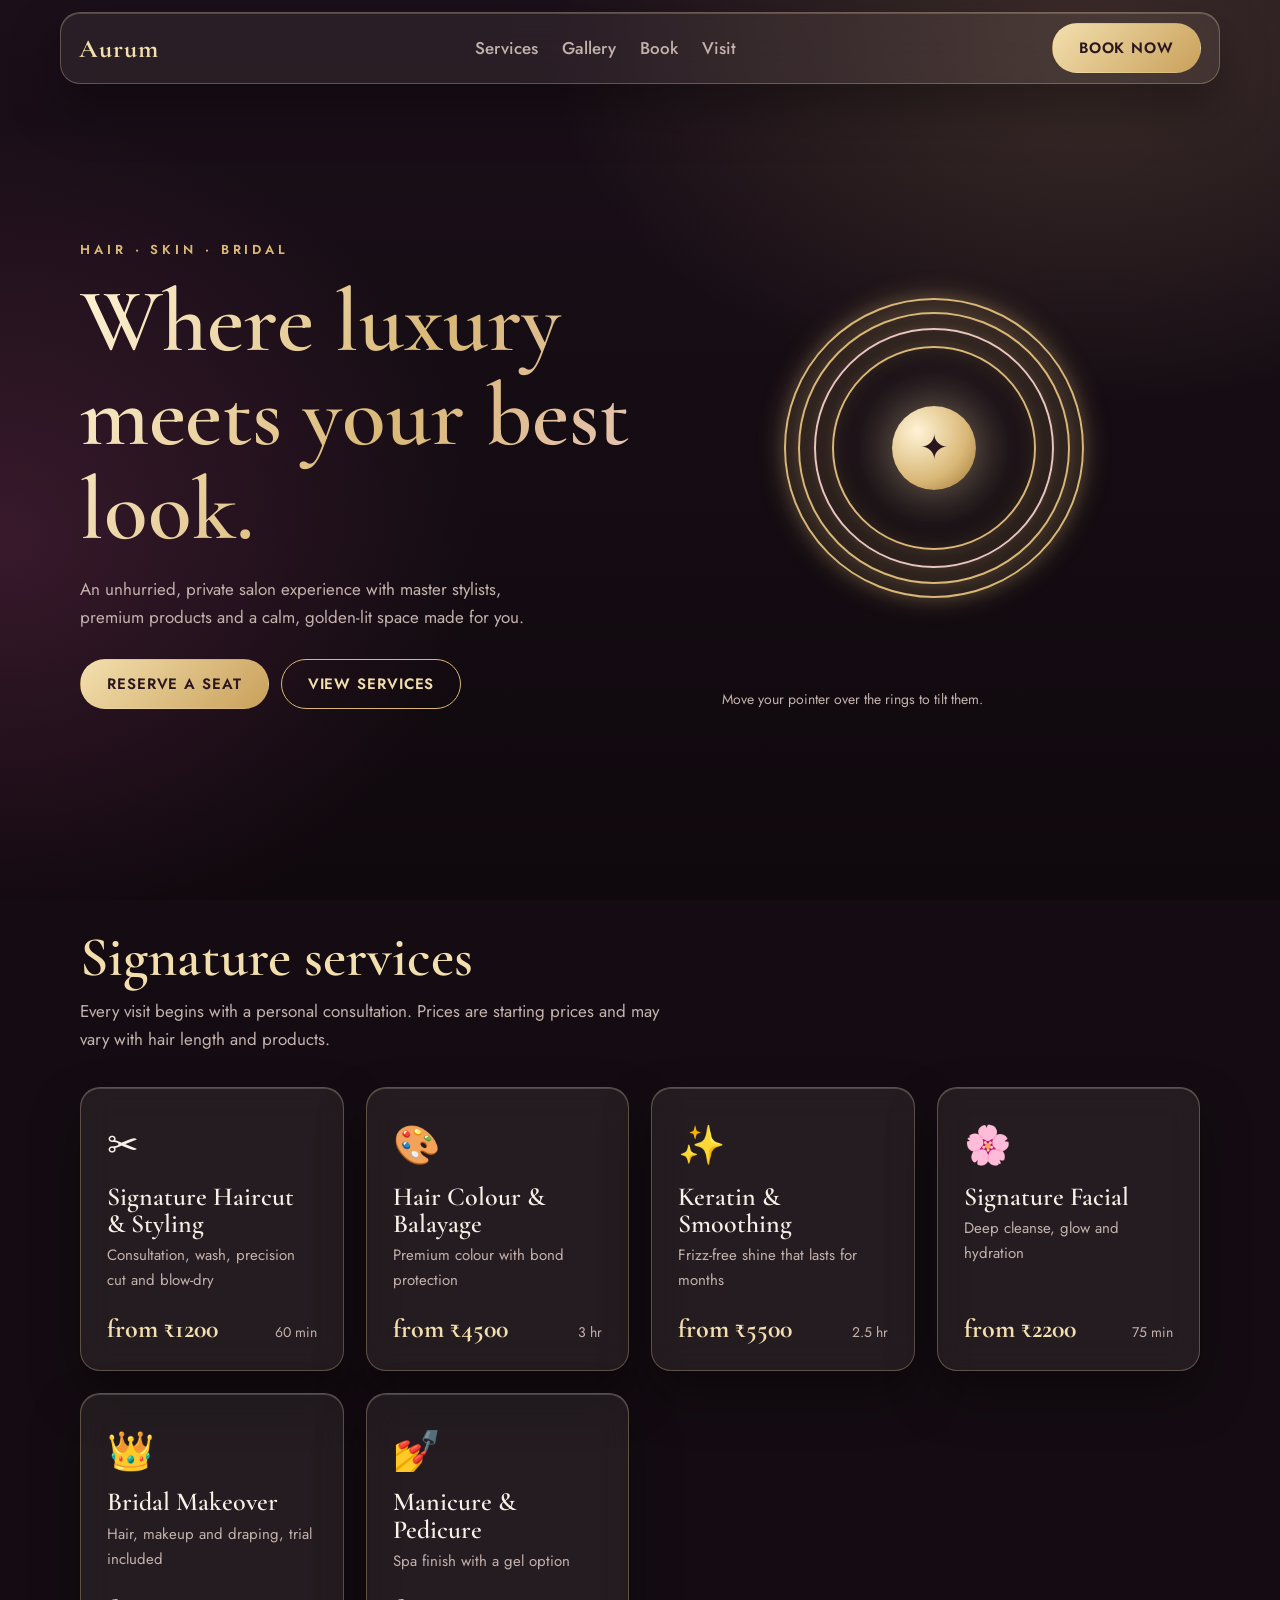
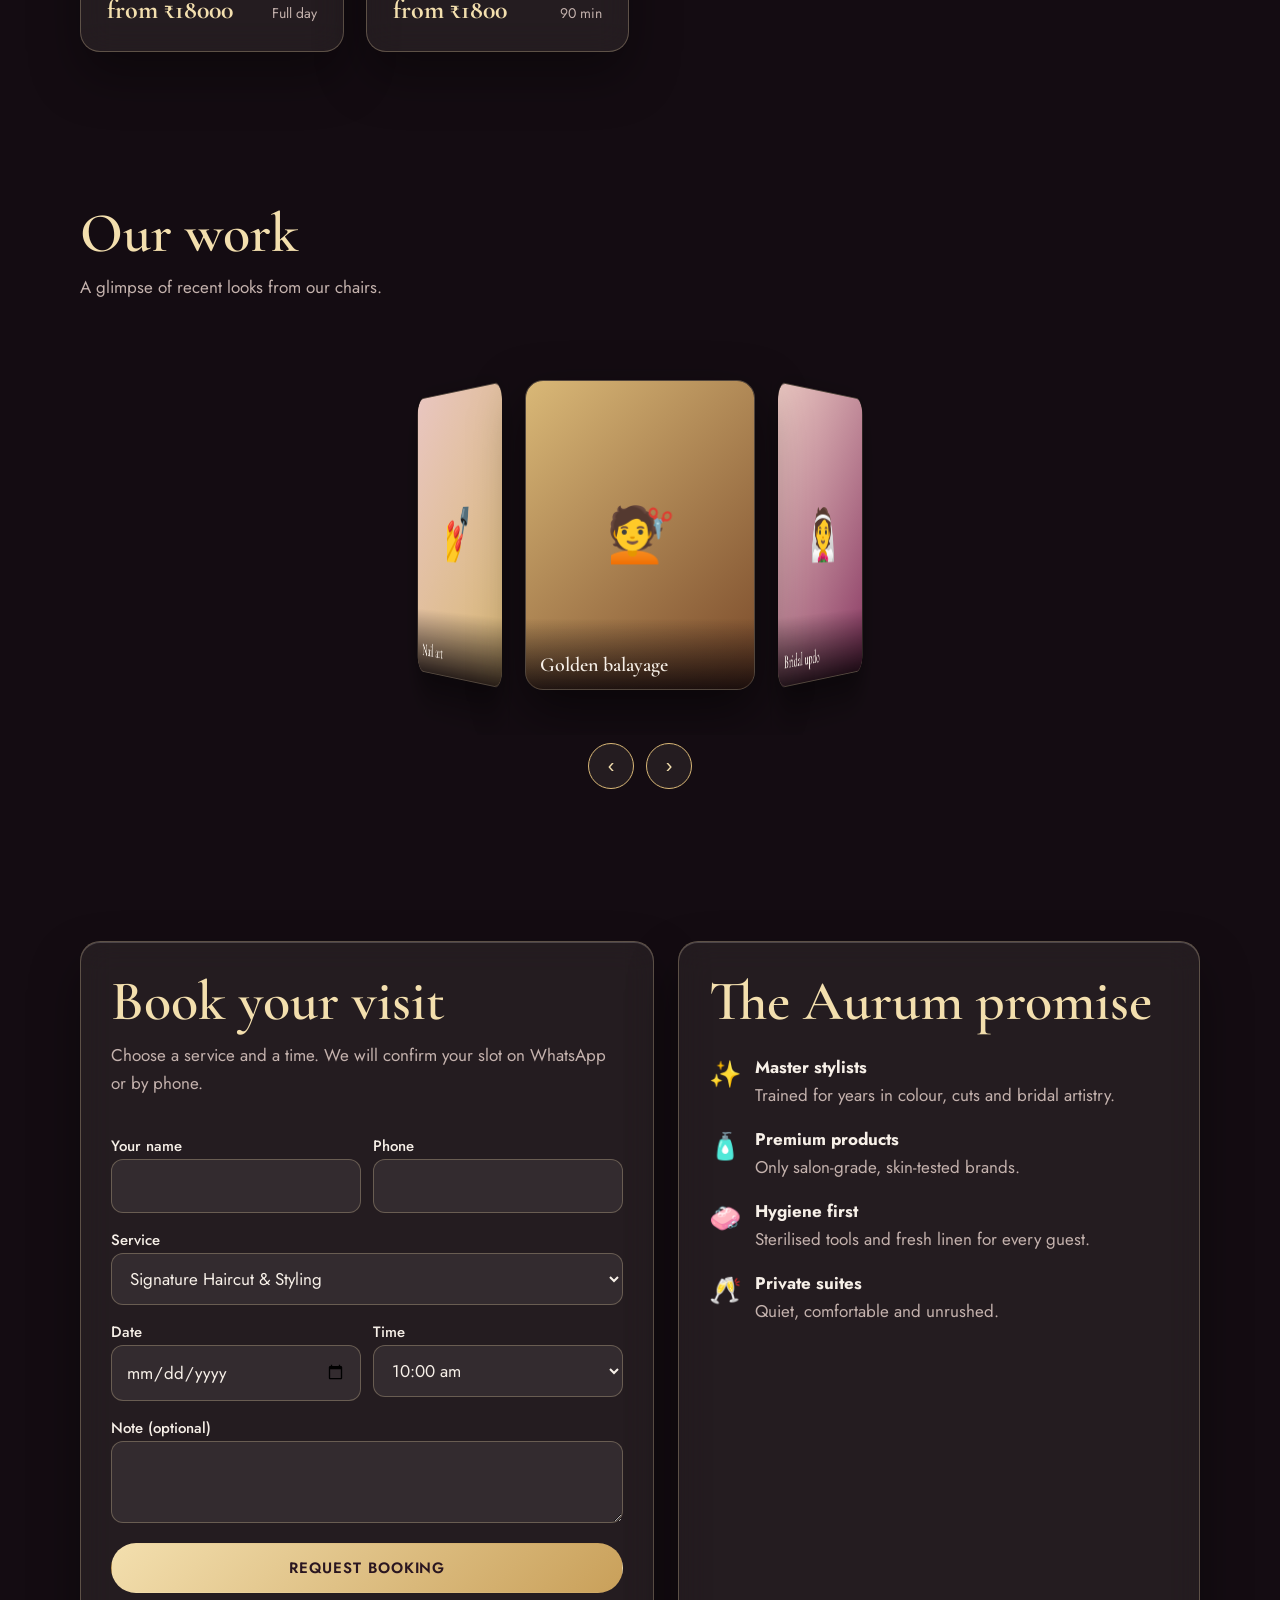
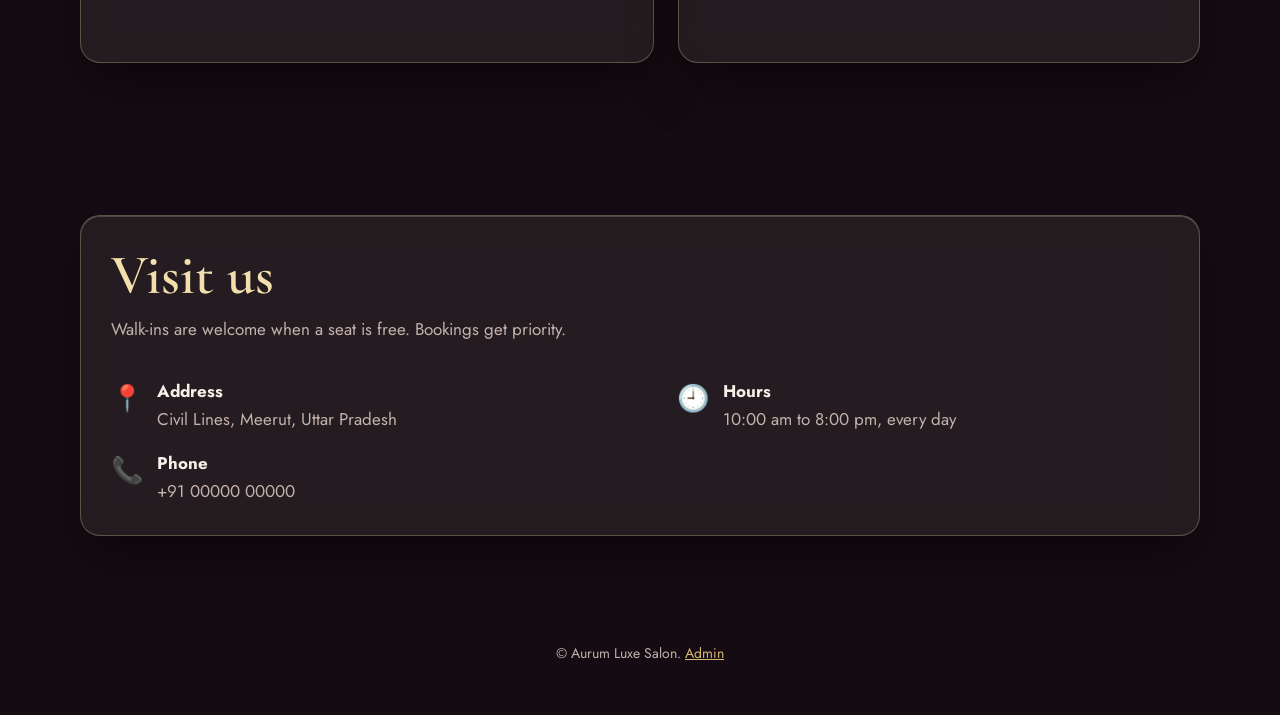
<file: salon websites/index.html>
<!DOCTYPE html>
<html lang="en">
<head>
<meta charset="utf-8">
<meta name="viewport" content="width=device-width, initial-scale=1, viewport-fit=cover">
<title>Aurum Luxe Salon</title>
<link href="https://fonts.googleapis.com/css2?family=Cormorant+Garamond:wght@500;600;700&family=Jost:wght@400;500;600&display=swap" rel="stylesheet">
<link rel="stylesheet" href="css/style.css">
</head>
<body>
<div class="bg" aria-hidden="true"></div>
<nav class="glass" id="nav">
  <a class="logo" href="#top" data-s="name">Aurum</a>
  <ul><li><a href="#services">Services</a></li><li><a href="#gallery">Gallery</a></li><li><a href="#book">Book</a></li><li><a href="#visit">Visit</a></li></ul>
  <div class="navr"><a class="btn pri" href="#book">Book now</a><button class="burger" id="burger" type="button" aria-label="Menu" aria-expanded="false">☰</button></div>
</nav>

<section class="hero" id="top">
  <div>
    <div class="kick">Hair · Skin · Bridal</div>
    <h1 data-s="tag">Where luxury meets your best look.</h1>
    <p data-s="about">An unhurried, private salon experience with master stylists, premium products and a calm, golden-lit space made for you.</p>
    <div class="btns"><a class="btn pri" href="#book">Reserve a seat</a><a class="btn" href="#services">View services</a></div>
  </div>
  <div>
    <div class="stage" id="stage"><div class="orb" id="orb"><i class="ring"></i><i class="ring"></i><i class="ring"></i><i class="ring"></i><div class="core">✦</div></div></div>
    <p class="hint">Move your pointer over the rings to tilt them.</p>
  </div>
</section>

<section id="services">
  <h2>Signature services</h2>
  <p class="sub">Every visit begins with a personal consultation. Prices are starting prices and may vary with hair length and products.</p>
  <div class="grid" id="sgrid"></div>
</section>

<section id="gallery">
  <h2>Our work</h2>
  <p class="sub">A glimpse of recent looks from our chairs.</p>
  <div class="car" id="car"><div class="belt" id="belt"></div></div>
  <div class="ctl"><button type="button" id="prev" aria-label="Previous photo">‹</button><button type="button" id="next" aria-label="Next photo">›</button></div>
</section>

<section id="book">
  <div class="split">
    <div class="panel glass">
      <h2>Book your visit</h2>
      <p class="sub">Choose a service and a time. We will confirm your slot on WhatsApp or by phone.</p>
      <form class="form" id="form">
        <div class="two"><div><label for="n">Your name</label><input id="n" required autocomplete="name"></div><div><label for="p">Phone</label><input id="p" type="tel" required inputmode="tel" autocomplete="tel"></div></div>
        <div><label for="sv">Service</label><select id="sv"></select></div>
        <div class="two"><div><label for="d">Date</label><input id="d" type="date" required></div><div><label for="t">Time</label><select id="t"></select></div></div>
        <div><label for="m">Note (optional)</label><textarea id="m" rows="2"></textarea></div>
        <button class="btn pri" type="submit">Request booking</button>
        <p class="ok" id="ok" role="status"></p>
      </form>
    </div>
    <div class="panel glass">
      <h2>The Aurum promise</h2>
      <ul class="facts" style="margin-top:22px">
        <li><span>✨</span><div><b>Master stylists</b><em>Trained for years in colour, cuts and bridal artistry.</em></div></li>
        <li><span>🧴</span><div><b>Premium products</b><em>Only salon-grade, skin-tested brands.</em></div></li>
        <li><span>🧼</span><div><b>Hygiene first</b><em>Sterilised tools and fresh linen for every guest.</em></div></li>
        <li><span>🥂</span><div><b>Private suites</b><em>Quiet, comfortable and unrushed.</em></div></li>
      </ul>
    </div>
  </div>
</section>

<section id="visit">
  <div class="panel glass">
    <h2>Visit us</h2>
    <p class="sub">Walk-ins are welcome when a seat is free. Bookings get priority.</p>
    <div class="split">
      <ul class="facts"><li><span>📍</span><div><b>Address</b><em data-s="address">Civil Lines, Meerut, Uttar Pradesh</em></div></li><li><span>📞</span><div><b>Phone</b><em data-s="phone">+91 00000 00000</em></div></li></ul>
      <ul class="facts"><li><span>🕘</span><div><b>Hours</b><em data-s="hours">10:00 am to 8:00 pm, every day</em></div></li></ul>
    </div>
  </div>
</section>
<footer>© <span data-s="name">Aurum</span> Luxe Salon. <a href="admin.html">Admin</a></footer>

<div class="toast glass" id="toast" role="status"></div>

<script src="js/app.js"></script>
</body>
</html>
</file>
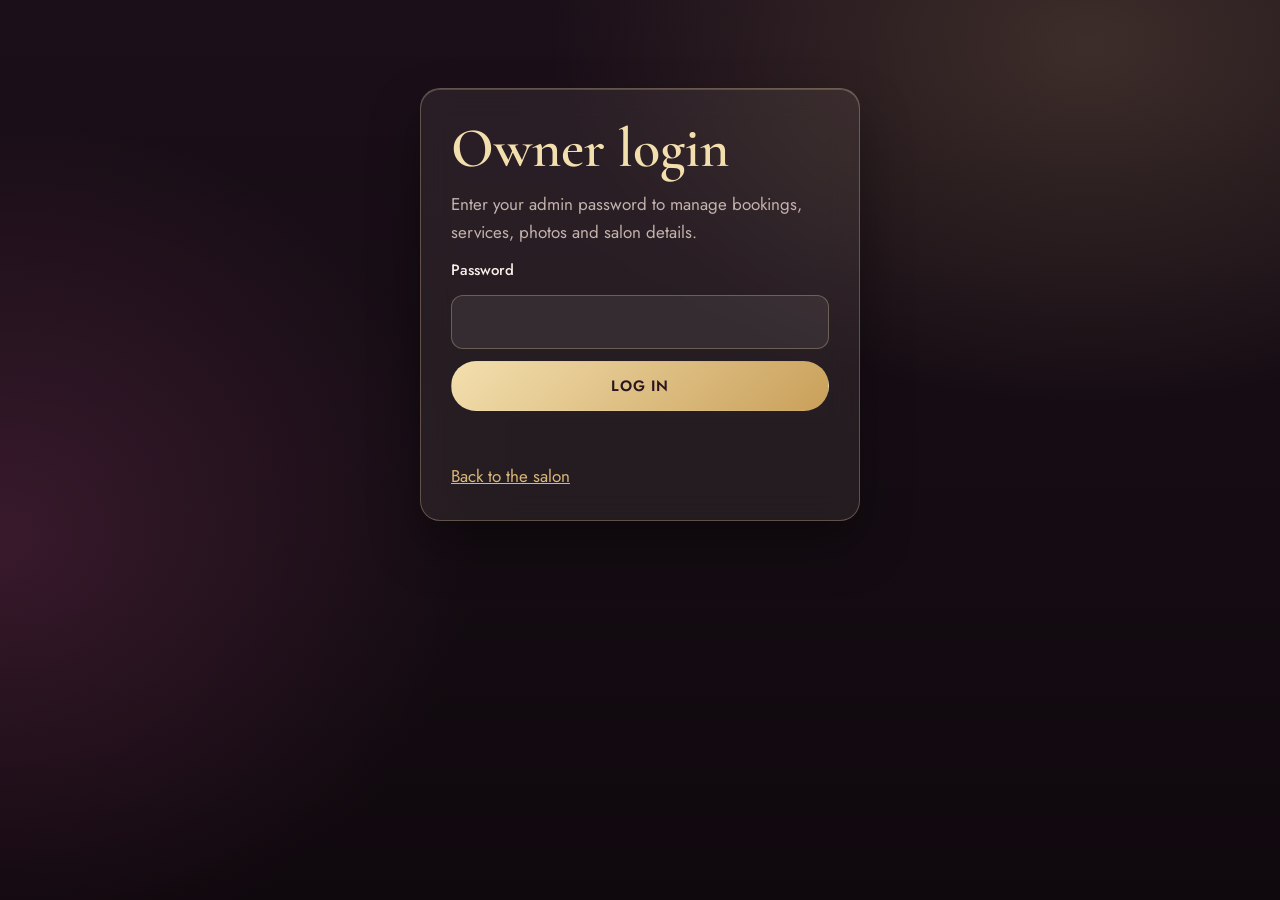
<file: salon websites/admin.html>
<!DOCTYPE html>
<html lang="en">
<head>
<meta charset="utf-8">
<meta name="viewport" content="width=device-width, initial-scale=1, viewport-fit=cover">
<meta name="robots" content="noindex">
<title>Owner login | Aurum Luxe Salon</title>
<link href="https://fonts.googleapis.com/css2?family=Cormorant+Garamond:wght@500;600;700&family=Jost:wght@400;500;600&display=swap" rel="stylesheet">
<link rel="stylesheet" href="css/style.css">
</head>
<body>
<div class="bg" aria-hidden="true"></div>
<main class="awrap">
  <div class="glass alogin" id="login">
    <h2>Owner login</h2>
    <p class="sub" style="margin:0">Enter your admin password to manage bookings, services, photos and salon details.</p>
    <form class="form" id="lf">
      <label for="pw">Password</label>
      <input id="pw" type="password" autocomplete="current-password" required>
      <button class="btn pri" type="submit">Log in</button>
      <p class="ok" id="lmsg" role="status"></p>
    </form>
    <p style="margin:0"><a href="index.html">Back to the salon</a></p>
  </div>
  <div class="sheet glass" id="panel" hidden>
    <header><h2>Admin panel</h2>
      <div><button class="btn pri" id="save" type="button">Save changes</button><button class="btn" id="dl" type="button">Download data.json</button><button class="btn" id="out" type="button">Log out</button></div>
    </header>
    <p class="sub" style="margin:0 0 10px"><a href="index.html" target="_blank" rel="noopener">View the salon</a>. Bookings update by themselves. Other changes go live when you press Save.</p>
    <h3>Bookings <span class="badge" id="bkn"></span></h3>
    <div id="bk"></div>
    <div id="admbody"></div>
  </div>
</main>
<div class="toast glass" id="toast" role="status"></div>
<script src="js/admin.js"></script>
</body>
</html>
</file>
<file: salon websites/css/style.css>
:root{--bg:#140c12;--gold:#d9b877;--gold2:#f3dfae;--rose:#e9c6c0;--txt:#f7f0e8;--mut:#c4b2ad;--glass:rgba(255,236,220,.07);--edge:rgba(243,223,174,.28);box-sizing:border-box;padding-top:env(safe-area-inset-top,0px);padding-bottom:env(safe-area-inset-bottom,0px)}
*,*::before,*::after{box-sizing:inherit}
html{scroll-behavior:smooth;scroll-padding-top:90px}
[hidden]{display:none!important}
body{margin:0;font:400 17px/1.65 Jost,system-ui,sans-serif;color:var(--txt);background:var(--bg);overflow-x:hidden}
h1,h2,h3{font-family:'Cormorant Garamond',Georgia,serif;font-weight:600;line-height:1.05;margin:0}
.bg{position:fixed;inset:0;z-index:-1;background:radial-gradient(900px 600px at 85% 5%,rgba(217,184,119,.18),transparent 60%),radial-gradient(800px 700px at 0% 60%,rgba(150,60,110,.28),transparent 60%),linear-gradient(180deg,#1b0f19,#140c12 60%,#0f080d)}
.glass{background:var(--glass);border:1px solid var(--edge);border-radius:20px;backdrop-filter:blur(16px);-webkit-backdrop-filter:blur(16px);box-shadow:inset 0 1px 0 rgba(255,255,255,.18),0 24px 50px rgba(0,0,0,.35)}
nav{position:sticky;top:env(safe-area-inset-top,0px);z-index:20;display:flex;align-items:center;justify-content:space-between;flex-wrap:wrap;gap:12px;margin:12px auto;max-width:1160px;width:calc(100% - 24px);padding:10px 18px}
.logo{font:700 26px 'Cormorant Garamond',serif;color:var(--gold2);text-decoration:none;letter-spacing:.04em}
nav ul{display:flex;gap:24px;list-style:none;margin:0;padding:0}
nav a{color:var(--mut);text-decoration:none;font-weight:500}nav ul a:hover{color:var(--gold2)}
.navr{display:flex;gap:8px;align-items:center}
.burger{display:none;border:1px solid var(--edge);background:var(--glass);color:var(--txt);border-radius:12px;width:40px;height:38px;font-size:18px;cursor:pointer}
.btn{display:inline-block;padding:13px 26px;border-radius:99px;font:600 15px Jost,sans-serif;letter-spacing:.06em;text-transform:uppercase;text-decoration:none;border:1px solid var(--gold);color:var(--gold2);background:transparent;cursor:pointer}
.btn.pri{background:linear-gradient(135deg,#f3dfae,#c9a05a);color:#2a1620;border-color:transparent}
:focus-visible{outline:3px solid var(--gold2);outline-offset:3px}
section{max-width:1160px;margin:0 auto;padding:76px 20px}
.hero{display:grid;grid-template-columns:1.05fr 1fr;gap:30px;align-items:center;min-height:84vh}
.kick{color:var(--gold);letter-spacing:.3em;text-transform:uppercase;font-size:13px;font-weight:600}
.hero h1{font-size:clamp(46px,7vw,92px);margin:14px 0 18px;background:linear-gradient(120deg,#fff3d6,#d9b877 55%,#e9c6c0);-webkit-background-clip:text;background-clip:text;color:transparent}
.hero p{color:var(--mut);max-width:46ch;margin:0 0 28px}
.btns{display:flex;gap:12px;flex-wrap:wrap}
.stage{perspective:1100px;height:480px;display:grid;place-items:center}
.orb{position:relative;width:300px;height:300px;transform-style:preserve-3d;transition:transform .15s ease-out}
.ring{position:absolute;border-radius:50%;border:2px solid var(--gold);box-shadow:0 0 26px rgba(217,184,119,.35),inset 0 0 26px rgba(217,184,119,.18);animation:sp var(--t) linear infinite}
.ring:nth-child(1){inset:0;--a:1,0,0;--t:16s}.ring:nth-child(2){inset:14px;--a:0,1,0;--t:20s}
.ring:nth-child(3){inset:30px;--a:1,1,0;--t:24s;border-color:var(--rose)}.ring:nth-child(4){inset:48px;--a:1,-1,1;--t:28s}
@keyframes sp{from{transform:rotate3d(var(--a),0deg)}to{transform:rotate3d(var(--a),360deg)}}
.core{position:absolute;left:50%;top:50%;width:84px;height:84px;margin:-42px;border-radius:50%;display:grid;place-items:center;font-size:34px;color:#2a1620;background:radial-gradient(circle at 30% 30%,#fff3d6,#d9b877 60%,#9c7434);box-shadow:0 0 60px rgba(243,223,174,.6)}
.hint{text-align:center;color:var(--mut);font-size:14px;margin-top:-26px}
h2{font-size:clamp(34px,4.6vw,56px);color:var(--gold2)}
.sub{color:var(--mut);margin:10px 0 34px;max-width:58ch}
.grid{display:grid;grid-template-columns:repeat(auto-fill,minmax(250px,1fr));gap:22px;perspective:1100px}
.card{padding:26px;transform-style:preserve-3d;transition:transform .15s ease-out;display:flex;flex-direction:column;gap:6px}
.card .ico{font-size:38px;transform:translateZ(40px);width:fit-content}
.card h3{font-size:26px;transform:translateZ(24px)}
.card p{margin:0;color:var(--mut);font-size:15px}
.card .row{margin-top:auto;padding-top:14px;display:flex;justify-content:space-between;align-items:baseline;transform:translateZ(20px)}
.price{font:700 26px 'Cormorant Garamond',serif;color:var(--gold2)}.dur{color:var(--mut);font-size:14px}
.car{perspective:1500px;height:400px;display:grid;place-items:center;overflow:hidden;--cw:230px;--ch:310px}
.belt{position:relative;width:var(--cw);height:var(--ch);transform-style:preserve-3d;transition:transform .9s cubic-bezier(.2,.7,.2,1)}
.slide{position:absolute;inset:0;border-radius:18px;overflow:hidden;border:1px solid var(--edge);box-shadow:0 20px 50px rgba(0,0,0,.5);backface-visibility:hidden;-webkit-backface-visibility:hidden}
.slide img,.slide .ph{width:100%;height:100%;object-fit:cover;display:block}
.slide .ph{display:grid;place-items:center;font-size:54px}
.slide b{position:absolute;left:0;right:0;bottom:0;padding:34px 14px 12px;font:600 20px 'Cormorant Garamond',serif;background:linear-gradient(transparent,rgba(10,4,8,.85))}
.ctl{display:flex;gap:12px;justify-content:center;margin-top:8px}
.ctl button{width:46px;height:46px;border-radius:50%;border:1px solid var(--gold);background:var(--glass);color:var(--gold2);font-size:20px;cursor:pointer}
.split{display:grid;grid-template-columns:1.1fr 1fr;gap:24px}
.panel{padding:30px}
.form{display:grid;gap:12px}
.form label{font-weight:500;font-size:15px}
.form input,.form select,.form textarea,.sheet input{font:inherit;color:var(--txt);background:rgba(255,255,255,.07);border:1px solid var(--edge);border-radius:12px;padding:12px 14px;width:100%;min-width:0}
.form select option{color:#222}
.two{display:grid;grid-template-columns:1fr 1fr;gap:12px}
.ok{color:var(--gold2);font-weight:600;min-height:1.6em;margin:0}
.facts{display:grid;gap:16px;margin:0;padding:0;list-style:none}
.facts li{display:flex;gap:14px}.facts span{font-size:26px}.facts b{display:block}.facts em{font-style:normal;color:var(--mut)}
footer{text-align:center;color:var(--mut);padding:30px 20px 50px;font-size:14px}footer a{color:var(--gold)}
.toast{position:fixed;left:50%;bottom:calc(24px + env(safe-area-inset-bottom,0px));transform:translate(-50%,40px);opacity:0;transition:.25s;padding:12px 22px;z-index:60;pointer-events:none;background:rgba(40,22,34,.95)}
.toast.show{transform:translate(-50%,0);opacity:1}
.adm{position:fixed;inset:0;z-index:50;background:rgba(8,3,6,.75);display:flex;justify-content:flex-end}
.sheet{width:min(820px,100%);height:100%;overflow:auto;padding:18px;border-radius:0;background:rgba(26,14,24,.96)}
.sheet header{display:flex;justify-content:space-between;align-items:center;gap:10px;flex-wrap:wrap;margin-bottom:12px}
.sheet header div{display:flex;gap:8px}.sheet h2{font-size:32px}.sheet h3{font-size:24px;margin:24px 0 10px;color:var(--gold2)}
.prow{display:grid;grid-template-columns:repeat(auto-fit,minmax(130px,1fr));gap:8px;align-items:center;padding:12px;margin-bottom:10px;border-radius:16px}
.prow img{width:64px;height:64px;object-fit:cover;border-radius:10px}
.del{border:1px solid #ff9a8a;color:#ff9a8a;background:transparent;border-radius:99px;padding:8px 14px;cursor:pointer;font:600 14px Jost,sans-serif}
.sheet .btn{padding:10px 18px;font-size:13px}
.lg{position:fixed;inset:0;z-index:55;display:grid;place-items:center;padding:16px;background:rgba(8,3,6,.82)}
.lgc{width:min(420px,100%);padding:34px 28px;text-align:center;background:rgba(26,14,24,.97);display:grid;gap:12px;justify-items:center}
.lgc .lock{font-size:42px;width:76px;height:76px;display:grid;place-items:center;border-radius:50%;border:1px solid var(--gold);background:radial-gradient(circle at 30% 30%,rgba(243,223,174,.35),transparent 70%);box-shadow:0 0 40px rgba(217,184,119,.3)}
.lgc h2{font-size:38px}.lgc p{margin:0;color:var(--mut)}.lgc .msg{min-height:3.2em;color:var(--gold2);font-weight:600;font-size:15px}
.lgc .btn{width:100%;text-align:center}
@media(min-width:1500px){body{font-size:18px}section,nav{max-width:1280px}}
@media(max-width:1024px){section{padding:60px 20px}.stage{height:440px}}
@media(max-width:820px){.hero,.split{grid-template-columns:1fr}.hero{min-height:auto;padding-top:30px}.stage{height:400px}.burger{display:block}nav ul{display:none;order:3;width:100%;flex-direction:column;gap:2px;padding:6px 0}nav.open ul{display:flex}nav ul a{display:block;padding:10px 4px}.navr .btn{display:none}}
@media(max-width:560px){body{font-size:16px}section{padding:44px 16px}.stage{height:340px}.orb{zoom:.8}.btn{width:100%;text-align:center}.two{grid-template-columns:1fr}.car{--cw:180px;--ch:250px;height:330px}.panel{padding:20px}.sheet{padding:14px}.navr .btn{display:none}}
@media(hover:none){.card{transform:none!important}}
@media(prefers-reduced-motion:reduce){.ring{animation:none}html{scroll-behavior:auto}}

.awrap{max-width:900px;margin:0 auto;padding:calc(16px + env(safe-area-inset-top,0px)) 14px 40px}
.alogin{padding:30px;max-width:440px;margin:8vh auto 0;display:grid;gap:12px}
.alogin a,.sheet a{color:var(--gold)}
#panel{height:auto;overflow:visible;border-radius:22px}
.tag{display:inline-block;padding:2px 12px;border-radius:99px;border:1px solid var(--edge);font-size:13px;text-transform:capitalize}
.tag.new{border-color:var(--gold2);color:var(--gold2)}
.badge{color:var(--gold2);font-size:16px;font-family:Jost,sans-serif}
</file>
